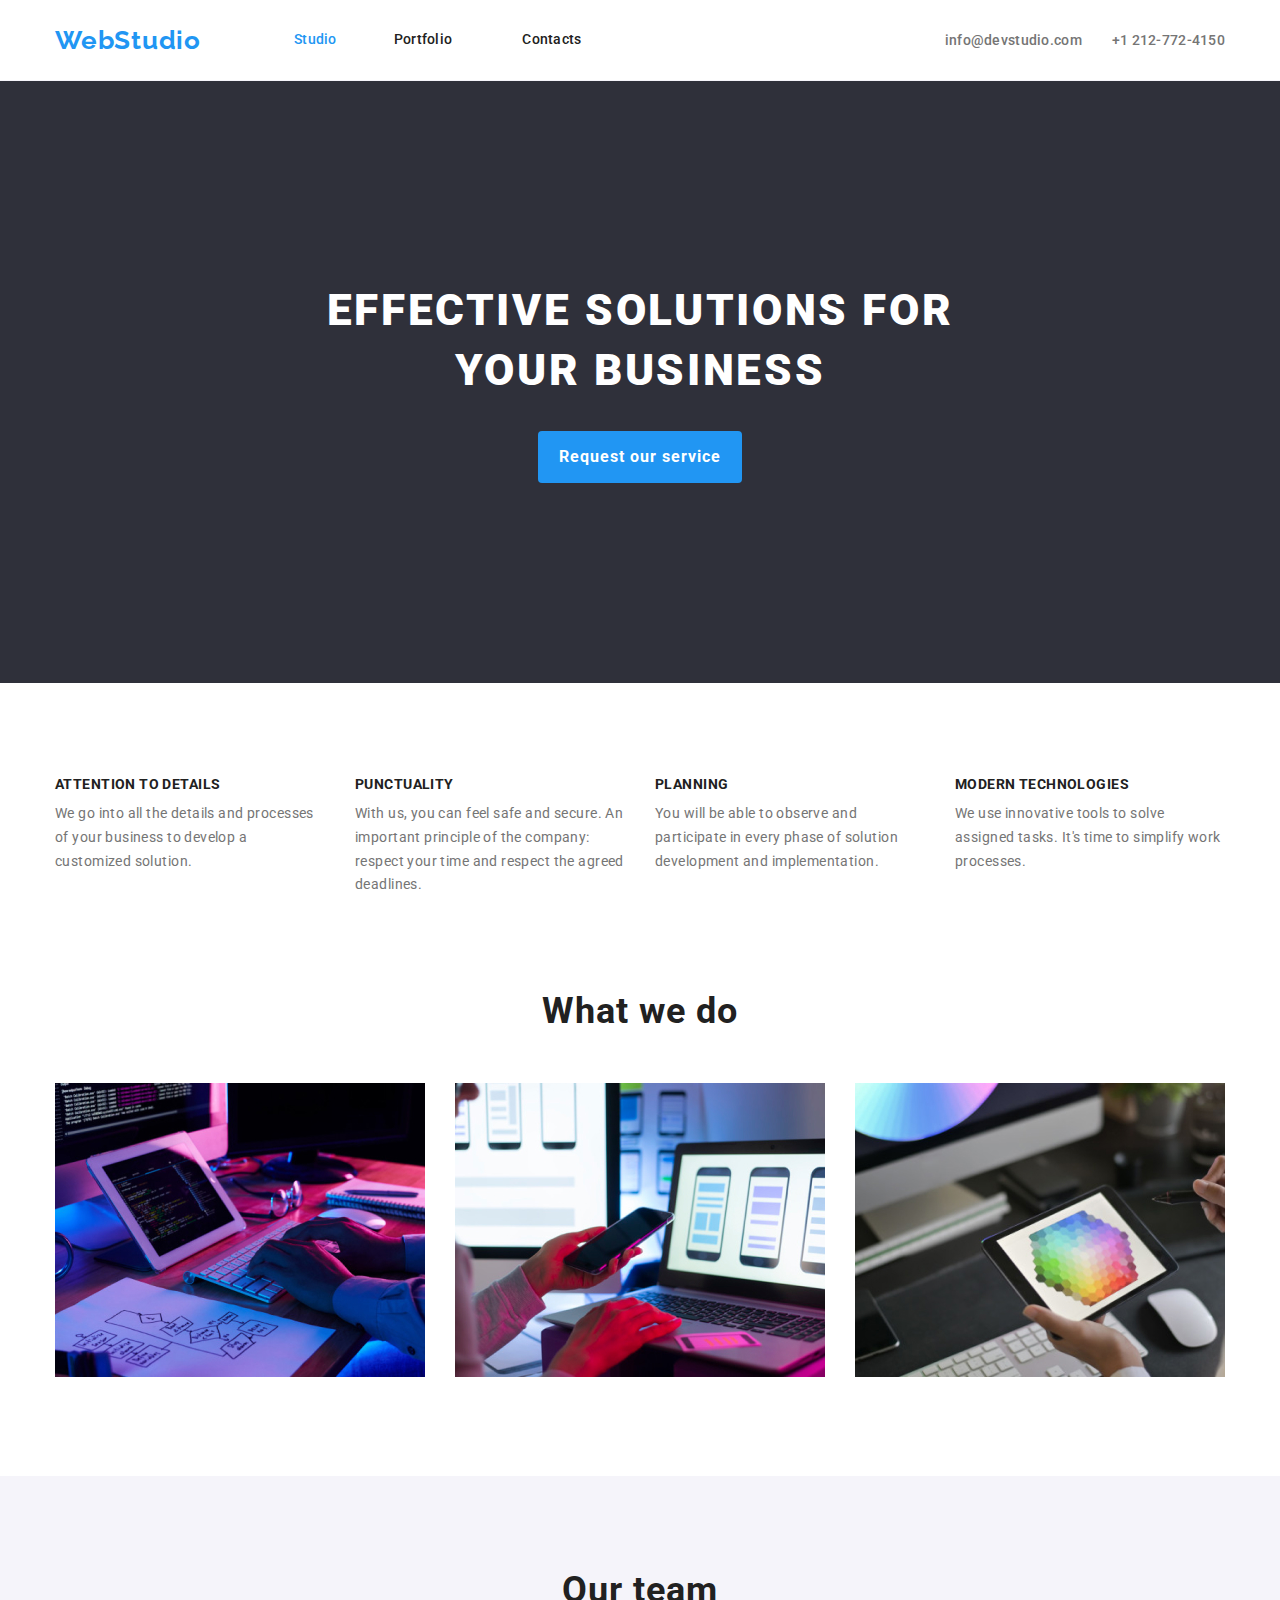
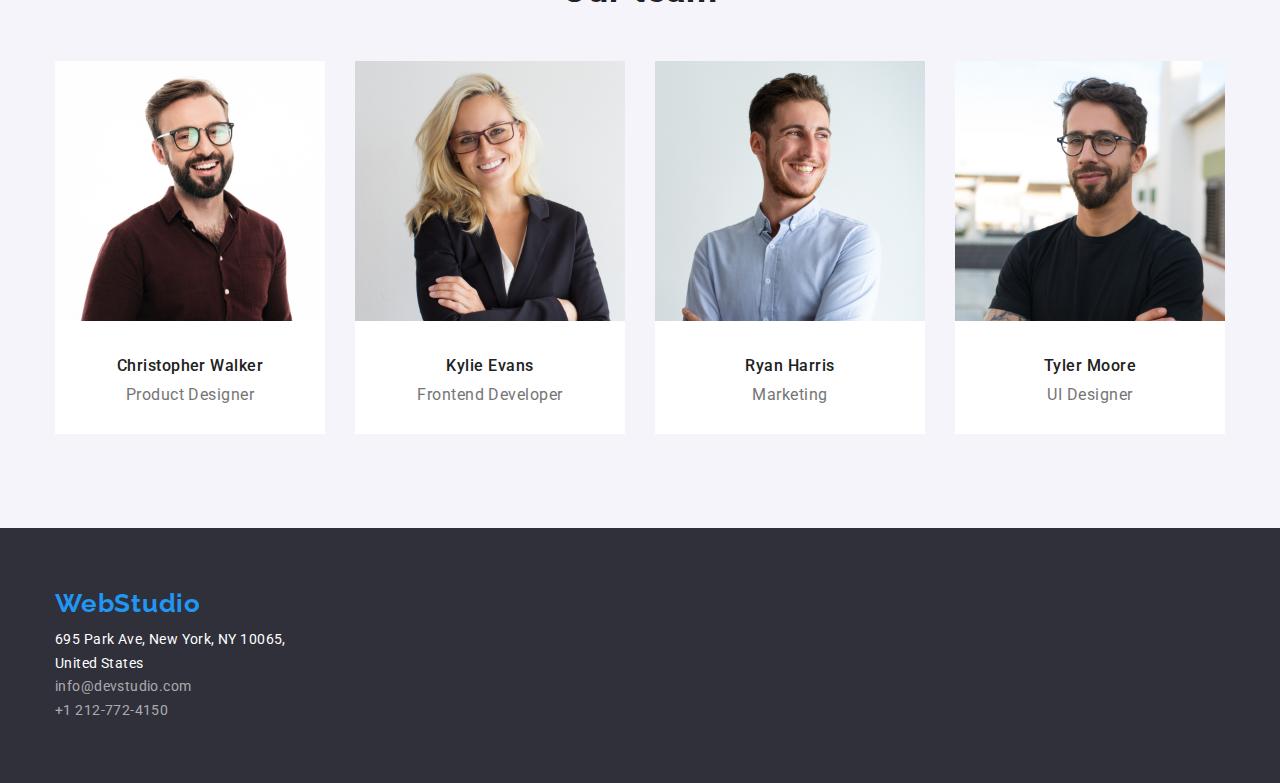
<file: index.html>
<!DOCTYPE html>
<html lang="en">
  <head>
    <meta charset="UTF-8" />
    <meta http-equiv="X-UA-Compatible" content="IE=edge" />
    <meta name="viewport" content="width=device-width, initial-scale=1.0" />
    <title>Web Studio</title>
    <link rel="preconnect" href="https://fonts.googleapis.com" />
    <link rel="preconnect" href="https://fonts.gstatic.com" crossorigin />
    <link
      href="https://fonts.googleapis.com/css2?family=Raleway:wght@700&family=Roboto:wght@400;500;700;900&display=swap"
      rel="stylesheet"
    />
    <link
      rel="stylesheet"
      href="https://cdnjs.cloudflare.com/ajax/libs/modern-normalize/1.1.0/modern-normalize.min.css"
    />
    <link rel="stylesheet" href="./css/style.css" />
  </head>
  <body>
    <header class="header">
      <div class="container main-nav">
        <a href="" class="header-logo link">WebStudio</a>
        <nav class="header-nav">
          <ul class="header-list list">
            <li class="item-1">
              <a href="" class="header-link link current">Studio</a>
            </li>
            <li class="item-2">
              <a href="./portfolio.html" class="header-link link">Portfolio</a>
            </li>
            <li class="item-3">
              <a href="" class="header-link link">Contacts</a>
            </li>
          </ul>
        </nav>
        <ul class="auth-nav list">
          <li class="item-1">
            <a href="mailto:info@devstudio.com" class="header-email link"
              >info@devstudio.com</a
            >
          </li>
          <li class="item-2">
            <a href="tel:+12127724150" class="header-tel link"
              >+1 212-772-4150</a
            >
          </li>
        </ul>
      </div>
    </header>
    <main>
      <section class="hero section">
        <div class="container">
          <h1 class="hero-title">
            EFFECTIVE SOLUTIONS FOR <br />
            YOUR BUSINESS
          </h1>
          <button type="button" class="hero-btn">Request our service</button>
        </div>
      </section>

      <section class="features section">
        <div class="container">
          <h2 hidden>Our features</h2>
          <ul class="section-list list">
            <li class="item">
              <h3 class="section-subtitle">Attention to details</h3>
              <p class="section-text">
                We go into all the details and processes of your business to
                develop a customized solution.
              </p>
            </li>
            <li class="item">
              <h3 class="section-subtitle">Punctuality</h3>
              <p class="section-text">
                With us, you can feel safe and secure. An important principle of
                the company: respect your time and respect the agreed deadlines.
              </p>
            </li>
            <li class="item">
              <h3 class="section-subtitle">Planning</h3>
              <p class="section-text">
                You will be able to observe and participate in every phase of
                solution development and implementation.
              </p>
            </li>
            <li class="item">
              <h3 class="section-subtitle">Modern technologies</h3>
              <p class="section-text">
                We use innovative tools to solve assigned tasks. It's time to
                simplify work processes.
              </p>
            </li>
          </ul>
        </div>
      </section>
      <section class="what-we-do section">
        <div class="container">
          <h2 class="section-title">What we do</h2>
          <ul class="list">
            <li class="item">
              <img
                src="./images/image_1.jpg"
                alt="what we do"
                width="370"
                height="294"
              />
            </li>
            <li class="item">
              <img
                src="./images/image_2.jpg"
                alt="what we do"
                width="370"
                height="294"
              />
            </li>
            <li class="item">
              <img
                src="./images/image_3.jpg"
                alt="what we do"
                width="370"
                height="294"
              />
            </li>
          </ul>
        </div>
      </section>
      <section class="team-members section">
        <div class="container">
          <h2 class="section-title">Our team</h2>
          <ul class="list">
            <li class="member-card">
              <img
                class="member-image"
                src="./images/christopher-walker.jpg"
                alt="our team"
                width="270"
              />
              <h3 class="member-name">Christopher Walker</h3>
              <p class="member-position">Product Designer</p>
            </li>
            <li class="member-card">
              <img
                class="member-image"
                src="./images/kylie-evans.jpg"
                alt="our team"
                width="270"
              />
              <h3 class="member-name">Kylie Evans</h3>
              <p class="member-position">Frontend Developer</p>
            </li>
            <li class="member-card">
              <img
                class="member-image"
                src="./images/ryan-harris.jpg"
                alt="our team"
                width="270"
              />
              <h3 class="member-name">Ryan Harris</h3>
              <p class="member-position">Marketing</p>
            </li>
            <li class="member-card">
              <img
                class="member-image"
                src="./images/tyler-moore.jpg"
                alt="our team"
                width="270"
              />
              <h3 class="member-name">Tyler Moore</h3>
              <p class="member-position">UI Designer</p>
            </li>
          </ul>
        </div>
      </section>
    </main>
    <footer>
      <div class="container">
        <a href="./index.html" class="header-logo link">WebStudio</a>
        <address>
          <ul class="list">
            <li>
              <a
                href="https://goo.gl/maps/XuMrEkziMi7JMsam8"
                target="_blank"
                rel="noopener noreferrer nofollow"
                class="address-link link"
              >
                695 Park Ave, New York, NY 10065,<br />
                United States</a
              >
            </li>
            <li>
              <a href="mailto:info@devstudio.com" class="footer-link link"
                >info@devstudio.com</a
              >
            </li>
            <li>
              <a href="tel:+12127724150" class="footer-link link"
                >+1 212-772-4150</a
              >
            </li>
          </ul>
        </address>
      </div>
    </footer>
  </body>
</html>
</file>
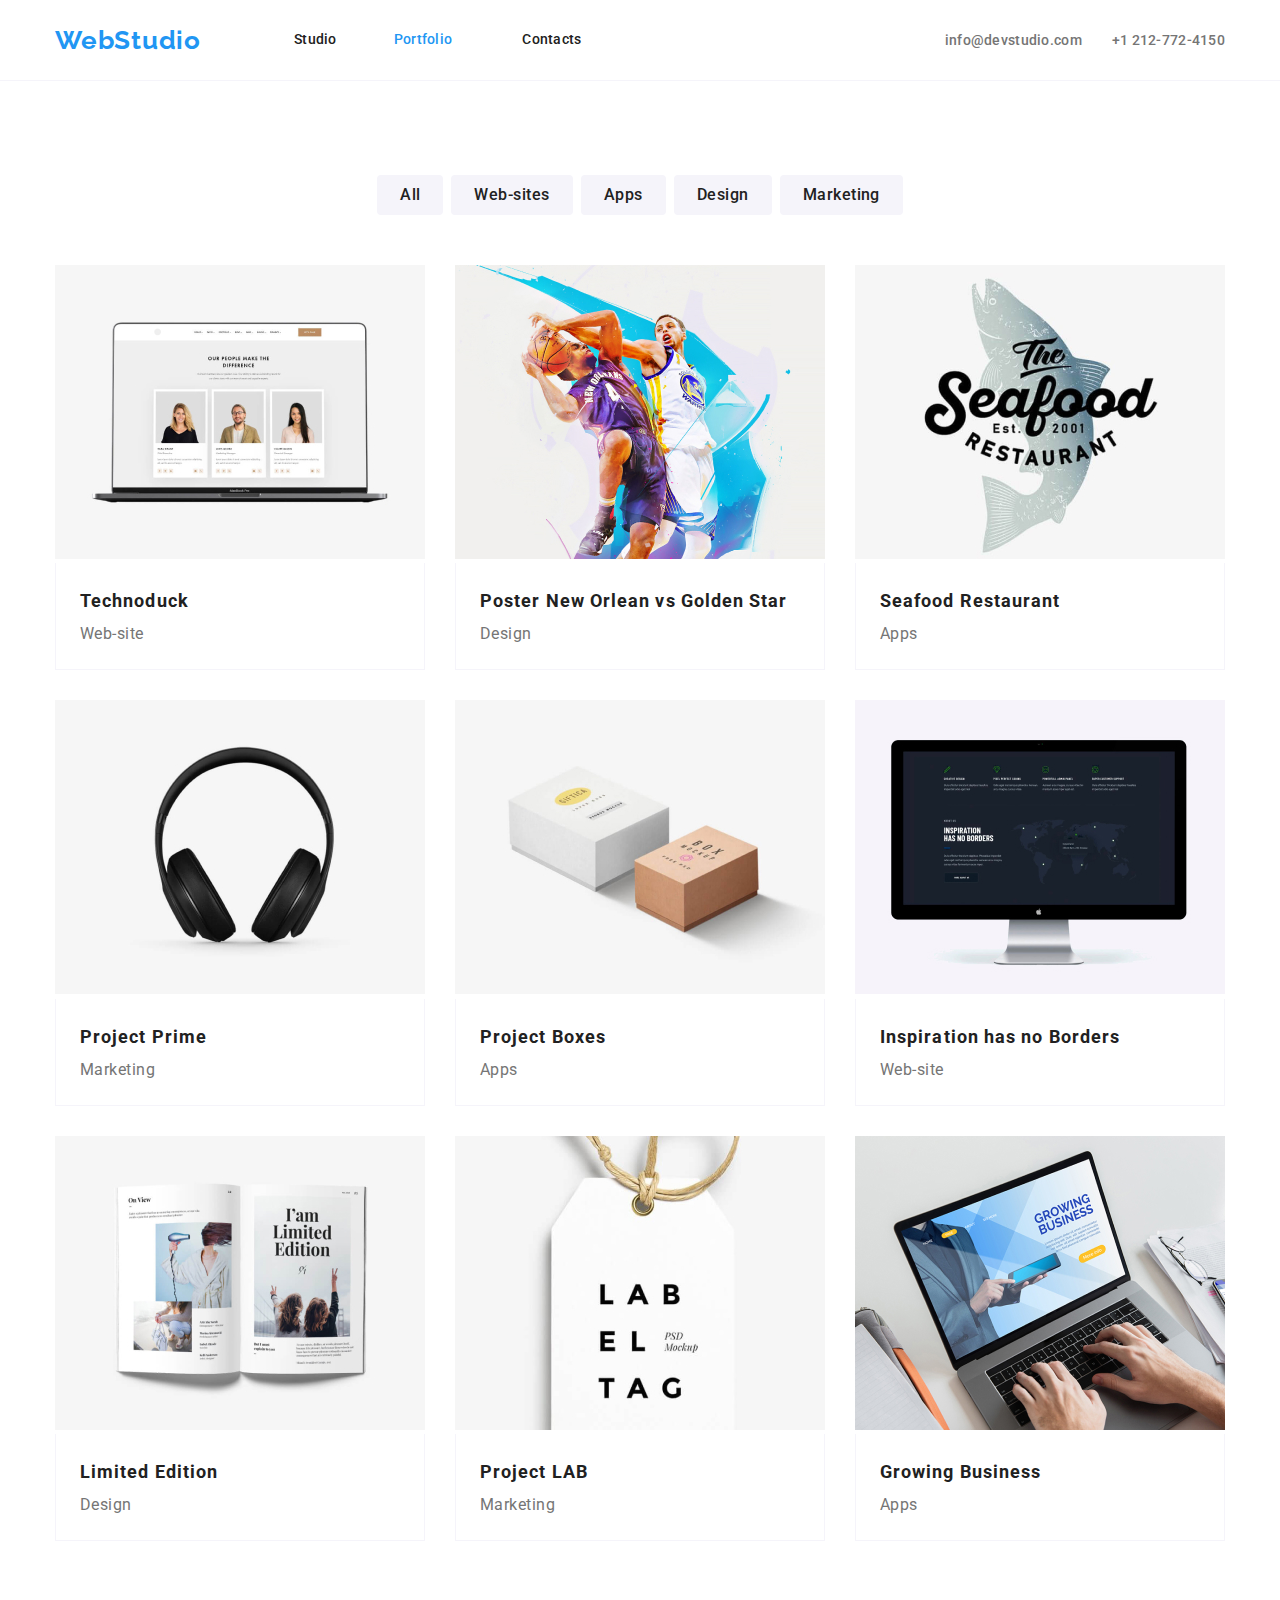
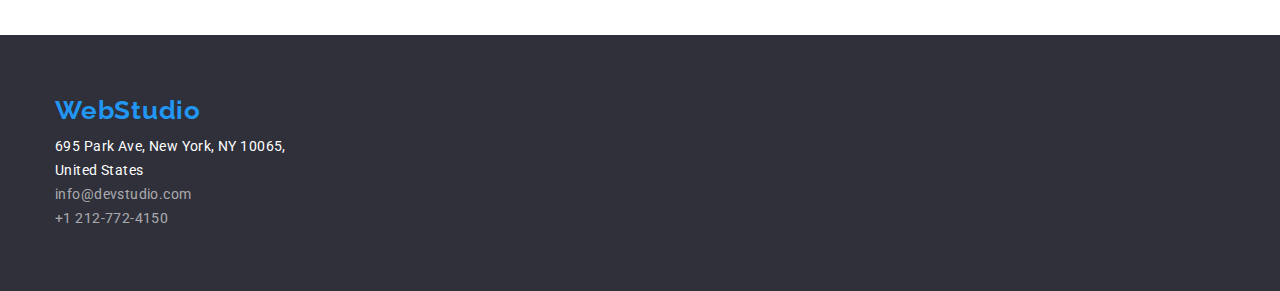
<file: portfolio.html>
<!DOCTYPE html>
<html lang="en">
  <head>
    <meta charset="UTF-8" />
    <meta http-equiv="X-UA-Compatible" content="IE=edge" />
    <meta name="viewport" content="width=device-width, initial-scale=1.0" />
    <title>Web Studio</title>
    <link rel="preconnect" href="https://fonts.googleapis.com" />
    <link rel="preconnect" href="https://fonts.gstatic.com" crossorigin />
    <link
      href="https://fonts.googleapis.com/css2?family=Raleway:wght@700&family=Roboto:wght@400;500;700;900&display=swap"
      rel="stylesheet"
    />
    <link
      rel="stylesheet"
      href="https://cdnjs.cloudflare.com/ajax/libs/modern-normalize/1.1.0/modern-normalize.min.css"
    />
    <link rel="stylesheet" href="./css/style.css" />
  </head>
  <body>
    <header class="header">
      <div class="container main-nav">
        <a href="./index.html" class="header-logo link">WebStudio</a>
        <nav class="header-nav">
          <ul class="header-list list">
            <li class="item-1">
              <a href="./index.html" class="header-link link">Studio</a>
            </li>
            <li class="item-2">
              <a href="" class="header-link link current">Portfolio</a>
            </li>
            <li class="item-3">
              <a href="" class="header-link link">Contacts</a>
            </li>
          </ul>
        </nav>
        <ul class="auth-nav list">
          <li class="item-1">
            <a href="mailto:info@devstudio.com" class="header-email link"
              >info@devstudio.com</a
            >
          </li>
          <li class="item-2">
            <a href="tel:+12127724150" class="header-tel link"
              >+1 212-772-4150</a
            >
          </li>
        </ul>
      </div>
    </header>
    <main>
      <section class="portfolio section">
        <div class="container">
          <h2 hidden>Filter</h2>
          <ul class="filter-list list">
            <li class="item">
              <button type="button" class="filter-btn">All</button>
            </li>
            <li class="item">
              <button type="button" class="filter-btn">Web-sites</button>
            </li>
            <li class="item">
              <button type="button" class="filter-btn">Apps</button>
            </li>
            <li class="item">
              <button type="button" class="filter-btn">Design</button>
            </li>
            <li class="item">
              <button type="button" class="filter-btn">Marketing</button>
            </li>
          </ul>
        </div>
        <div class="container">
          <h2 hidden>Our products</h2>
          <ul class="our-products list">
            <li class="item">
              <img src="./images/img_1.jpg" alt="our products" width="370" />
              <div class="item-descrtiption">
                <h3 class="portfolio-subtitle">Technoduck</h3>
                <p class="portfolio-text">Web-site</p>
              </div>
            </li>
            <li class="item">
              <img src="./images/img_2.jpg" alt="our products" width="370" />
              <div class="item-descrtiption">
                <h3 class="portfolio-subtitle">
                  Poster New Orlean vs Golden Star
                </h3>
                <p class="portfolio-text">Design</p>
              </div>
            </li>
            <li class="item">
              <img src="./images/img_3.jpg" alt="our products" width="370" />
              <div class="item-descrtiption">
                <h3 class="portfolio-subtitle">Seafood Restaurant</h3>
                <p class="portfolio-text">Apps</p>
              </div>
            </li>
            <li class="item">
              <img src="./images/img_4.jpg" alt="our products" width="370" />
              <div class="item-descrtiption">
                <h3 class="portfolio-subtitle">Project Prime</h3>
                <p class="portfolio-text">Marketing</p>
              </div>
            </li>
            <li class="item">
              <img src="./images/img_5.jpg" alt="our products" width="370" />
              <div class="item-descrtiption">
                <h3 class="portfolio-subtitle">Project Boxes</h3>
                <p class="portfolio-text">Apps</p>
              </div>
            </li>
            <li class="item">
              <img src="./images/img_6.jpg" alt="our products" width="370" />
              <div class="item-descrtiption">
                <h3 class="portfolio-subtitle">Inspiration has no Borders</h3>
                <p class="portfolio-text">Web-site</p>
              </div>
            </li>
            <li class="item">
              <img src="./images/img_7.jpg" alt="our products" width="370" />
              <div class="item-descrtiption">
                <h3 class="portfolio-subtitle">Limited Edition</h3>
                <p class="portfolio-text">Design</p>
              </div>
            </li>
            <li class="item">
              <img src="./images/img_8.jpg" alt="our products" width="370" />
              <div class="item-descrtiption">
                <h3 class="portfolio-subtitle">Project LAB</h3>
                <p class="portfolio-text">Marketing</p>
              </div>
            </li>
            <li class="item">
              <img src="./images/img_9.jpg" alt="our products" width="370" />
              <div class="item-descrtiption">
                <h3 class="portfolio-subtitle">Growing Business</h3>
                <p class="portfolio-text">Apps</p>
              </div>
            </li>
          </ul>
        </div>
      </section>
    </main>
    <footer>
      <div class="container">
        <a href="./index.html" class="header-logo link">WebStudio</a>
        <address>
          <ul class="list">
            <li>
              <a
                href="https://goo.gl/maps/XuMrEkziMi7JMsam8"
                target="_blank"
                rel="noopener noreferrer nofollow"
                class="address-link link"
              >
                695 Park Ave, New York, NY 10065,<br />
                United States</a
              >
            </li>
            <li>
              <a href="mailto:info@devstudio.com" class="footer-link link"
                >info@devstudio.com</a
              >
            </li>
            <li>
              <a href="tel:+12127724150" class="footer-link link"
                >+1 212-772-4150</a
              >
            </li>
          </ul>
        </address>
      </div>
    </footer>
  </body>
</html>
</file>
<file: css/style.css>
:root {
  --main-text-color: #212121;
  --secondary-text-color: #757575;
  --main-background-color: #2f303a;
  --secondary-background-color: #f5f4fa;
  --highlighting-color: #2196f3;
}

body {
  font-family: "Roboto", sans-serif;
  color: var(--main-text-color);
}

h1,
h2,
h3,
p {
  margin-top: 0;
  margin-bottom: 0;
}

.header-link.current {
  color: var(--highlighting-color);
}

.link {
  text-decoration: none;
}

.list {
  list-style: none;
  padding: 0;
  margin: 0;
}

.section {
  padding-top: 94px;
}

.container {
  width: 1200px;
  padding-left: 15px;
  padding-right: 15px;
  margin: 0 auto;
}

.header {
  border-bottom: 1px solid var(--secondary-background-color);
}

.main-nav {
  display: flex;
  align-items: center;
}

.header-logo {
  margin-right: 93px;
  font-family: "Raleway", sans-serif;
  font-weight: 700;
  font-size: 26px;
  line-height: 1.19;
  letter-spacing: 0.03em;

  color: var(--highlighting-color);
}

.header-list {
  display: flex;
}

.header-list .item-1 {
  margin-right: 57px;
}

.header-list .item-2 {
  margin-right: 70px;
}

.header-link {
  display: block;
  padding-top: 32px;
  padding-bottom: 32px;

  font-weight: 500;
  font-size: 14px;
  line-height: 1.14;
  letter-spacing: 0.02em;

  color: inherit;
}

.header-link:hover,
.header-link:focus {
  color: var(--highlighting-color);
}

.auth-nav {
  display: flex;
  margin-left: auto;
}

.auth-nav .item-1 {
  margin-right: 30px;
}

.header-email,
.header-tel {
  padding-top: 32px;
  padding-bottom: 32px;

  font-weight: 500;
  font-size: 14px;
  line-height: 1.14;
  letter-spacing: 0.02em;

  color: var(--secondary-text-color);
}

.header-email:hover,
.header-email:focus {
  color: var(--highlighting-color);
}

.header-tel:hover,
.header-tel:focus {
  color: var(--highlighting-color);
}

.hero {
  background-color: var(--main-background-color);
  text-align: center;
  padding-top: 200px;
  padding-bottom: 200px;
}

.hero-title {
  font-weight: 900;
  font-size: 44px;
  line-height: 1.36;

  letter-spacing: 0.06em;
  text-transform: uppercase;

  color: #ffffff;

  margin-bottom: 30px;
}

.hero-btn {
  font-family: inherit;
  font-weight: 700;
  font-size: 16px;
  line-height: 1.88;
  letter-spacing: 0.06em;

  color: #ffffff;
  background-color: var(--highlighting-color);

  border-radius: 4px;
  padding: 10px 20px;
  display: inline-block;
  min-width: 200px;
  text-align: center;
  border: 1px solid transparent;
}

.hero-btn:hover,
.hero-button:focus {
  color: var(--highlighting-color);
  background-color: #ffffff;
}

.features .section-list {
  display: flex;
}

.features .item {
  width: 270px;
  margin-right: 30px;
}

.features .item:nth-child(4n) {
  margin-right: 0;
}

.section-subtitle {
  font-weight: 700;
  font-size: 14px;
  line-height: 1.14;
  letter-spacing: 0.03em;
  text-transform: uppercase;

  margin-top: 0;
  margin-bottom: 9px;
}

.section-text {
  font-size: 14px;
  line-height: 1.71;
  letter-spacing: 0.03em;

  color: var(--secondary-text-color);
}

.what-we-do {
  padding-bottom: 94px;
}
.what-we-do .list {
  display: flex;
}

.what-we-do .item {
  width: 370px;
  margin-right: 30px;
}

.what-we-do .item:nth-child(3n) {
  margin-right: 0;
}

.section-title {
  font-weight: 700;
  font-size: 36px;
  line-height: 1.16;
  text-align: center;
  letter-spacing: 0.03em;
  margin-bottom: 50px;
}

.team-members {
  background-color: var(--secondary-background-color);
  padding-bottom: 94px;
}

.team-members .list {
  display: flex;
}

.member-card {
  background-color: #ffffff;
  width: 270px;
  padding-bottom: 30px;
  margin-right: 30px;
  text-align: center;
}

.member-card:nth-child(4n) {
  margin-right: 0;
}

.member-image {
  margin-bottom: 30px;
}

.member-name {
  font-weight: 500;
  font-size: 16px;
  line-height: 1.187;

  letter-spacing: 0.03em;

  margin-bottom: 10px;
}

.member-position {
  font-size: 16px;
  line-height: 1.187;

  letter-spacing: 0.03em;

  color: var(--secondary-text-color);
}

.address-link {
  font-size: 14px;
  line-height: 1.71;

  letter-spacing: 0.03em;

  color: #ffffff;
}

.footer-link {
  font-size: 14px;
  line-height: 1.71;

  letter-spacing: 0.03em;

  color: rgba(255, 255, 255, 0.6);
}

.address-link:hover,
.address-link:focus,
.footer-link:hover,
.footer-link:focus {
  color: var(--highlighting-color);
}

footer {
  background-color: var(--main-background-color);
  padding-top: 60px;
  padding-bottom: 60px;
}

address {
  margin-top: 9px;
  font-style: normal;
}

.filter-btn {
  font-family: inherit;
  font-weight: 500;
  font-size: 16px;

  line-height: 1.62;

  text-align: center;
  letter-spacing: 0.03em;
  color: var(--main-text-color);
  background-color: var(--secondary-background-color);
  border: 1px solid transparent;
  border-radius: 4px;
  padding: 6px 22px;
}

.filter-btn:hover,
.filter-btn:focus {
  color: #ffffff;
  background-color: var(--highlighting-color);
}

.filter-list {
  display: flex;
  justify-content: center;
  margin-bottom: 50px;
}

.filter-list .item {
  padding-right: 8px;
}

.filter-list .item:last-child {
  padding-right: 0;
}

.portfolio-subtitle {
  font-weight: 700;
  font-size: 18px;
  line-height: 2;
  letter-spacing: 0.06em;
}

.portfolio-text {
  font-size: 16px;
  line-height: 1.88;

  letter-spacing: 0.03em;

  color: var(--secondary-text-color);
}

.item-descrtiption {
  padding-top: 20px;
  padding-left: 24px;
  padding-bottom: 20px;
  border-right: 1px solid var(--secondary-background-color);
  border-left: 1px solid var(--secondary-background-color);
  border-bottom: 1px solid var(--secondary-background-color);
}

.our-products.list {
  display: flex;
  flex-wrap: wrap;
}

.our-products .item {
  width: 370px;
  margin-right: 30px;
  margin-bottom: 30px;
}

.our-products .item:nth-child(3n) {
  margin-right: 0;
}

.our-products .item:nth-last-child(-n + 3) {
  margin-bottom: 0;
}

.portfolio.section {
  padding-bottom: 94px;
}
</file>
